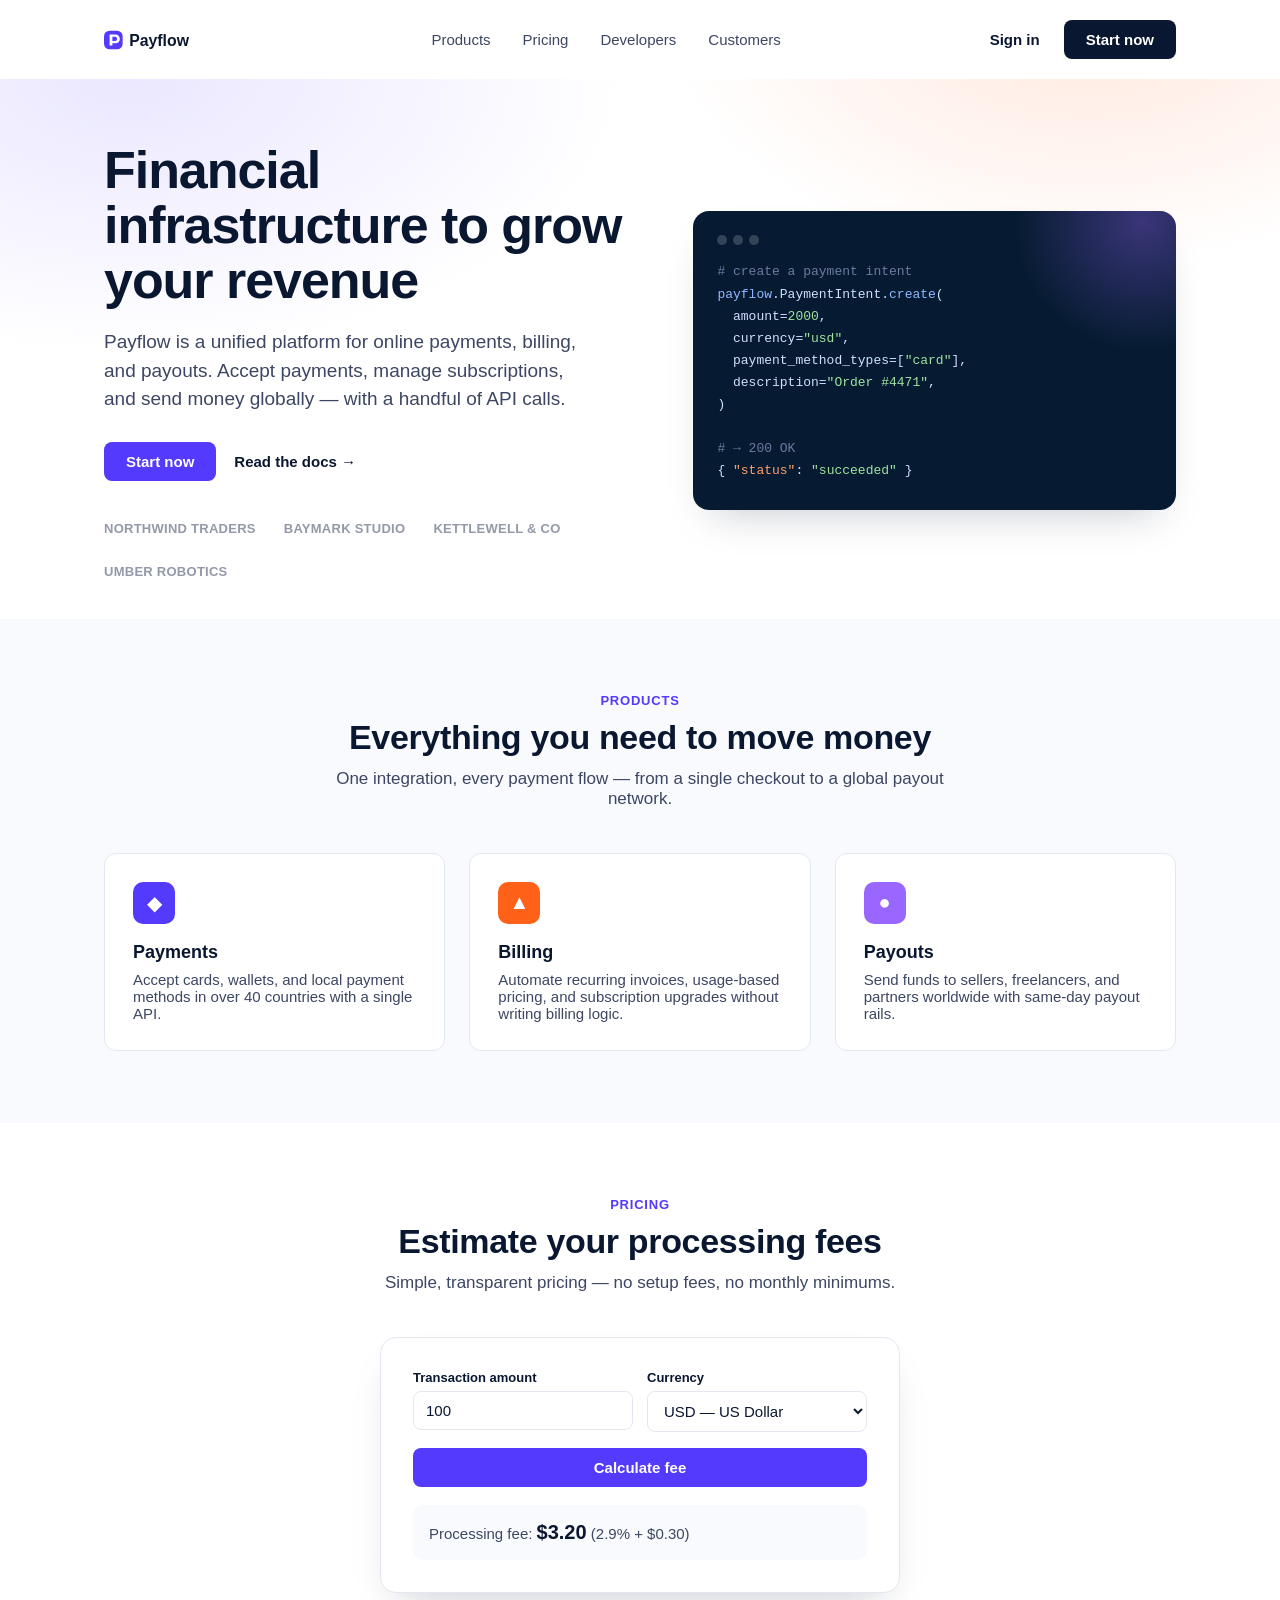
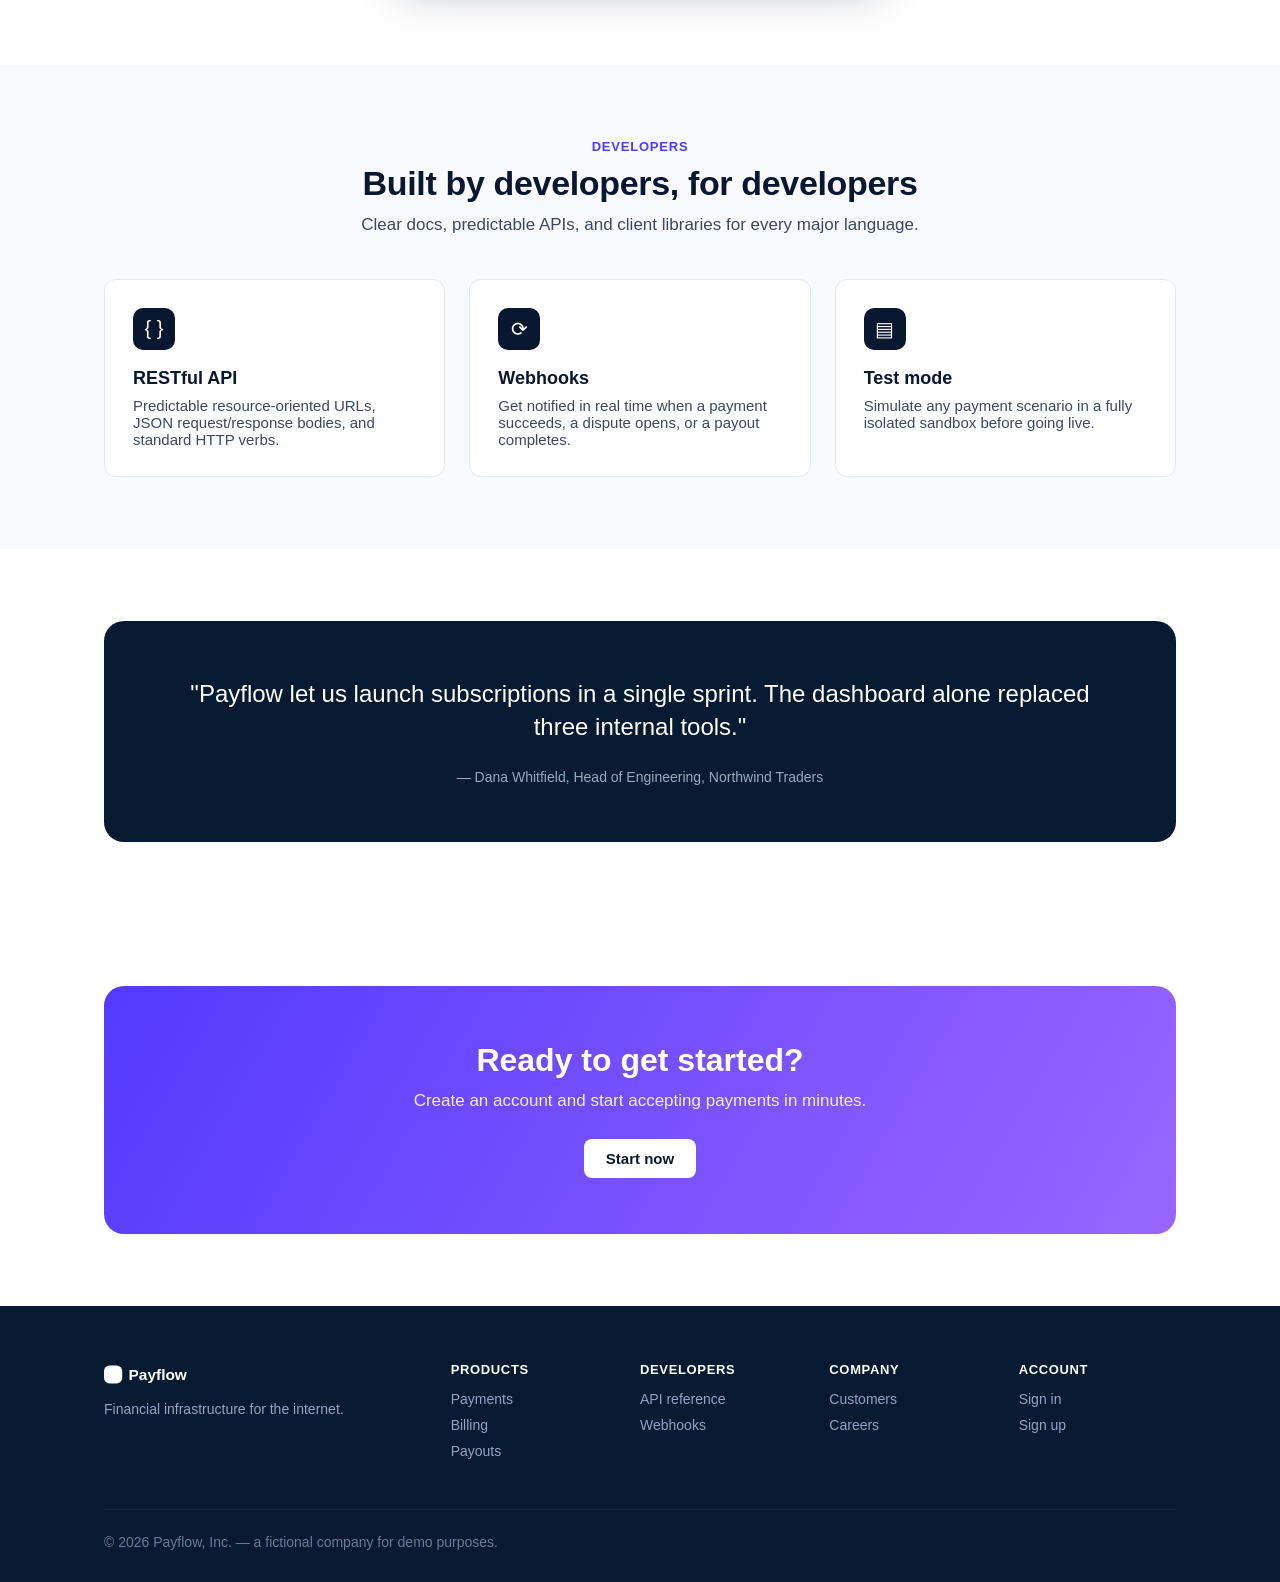
<file: frontend/site/index.html>
<!doctype html>
<html lang="en">
<head>
<script src="js/rum.js"></script>
<meta charset="utf-8">
<meta name="viewport" content="width=device-width, initial-scale=1">
<title>Payflow — Payments infrastructure for the internet</title>
<link rel="icon" href="img/logo.svg">
<link rel="stylesheet" href="css/main.css">
</head>
<body>

<header class="container">
  <nav class="nav">
    <a href="index.html"><img src="img/logo.svg" alt="Payflow" height="26"></a>
    <div class="nav__links">
      <a href="index.html#products">Products</a>
      <a href="index.html#pricing">Pricing</a>
      <a href="index.html#developers">Developers</a>
      <a href="index.html#customers">Customers</a>
    </div>
    <div class="nav__cta">
      <a class="btn btn--ghost" href="login.html">Sign in</a>
      <a class="btn btn--primary" href="signup.html">Start now</a>
    </div>
  </nav>
</header>

<section class="hero">
  <div class="container hero__grid">
    <div>
      <h1>Financial infrastructure to grow your revenue</h1>
      <p class="lead">Payflow is a unified platform for online payments, billing, and payouts. Accept payments, manage subscriptions, and send money globally — with a handful of API calls.</p>
      <div class="hero__actions">
        <a class="btn btn--accent" href="signup.html">Start now</a>
        <a class="btn btn--ghost" href="index.html#developers">Read the docs →</a>
      </div>
      <div class="hero__logos">
        <span>Northwind Traders</span>
        <span>Baymark Studio</span>
        <span>Kettlewell &amp; Co</span>
        <span>Umber Robotics</span>
      </div>
    </div>
    <div class="code-card">
      <div class="code-card__dots"><span></span><span></span><span></span></div>
      <div><span class="cm"># create a payment intent</span></div>
      <div><span class="fn">payflow</span>.PaymentIntent.<span class="fn">create</span>(</div>
      <div>&nbsp;&nbsp;amount=<span class="str">2000</span>,</div>
      <div>&nbsp;&nbsp;currency=<span class="str">"usd"</span>,</div>
      <div>&nbsp;&nbsp;payment_method_types=[<span class="str">"card"</span>],</div>
      <div>&nbsp;&nbsp;description=<span class="str">"Order #4471"</span>,</div>
      <div>)</div>
      <br>
      <div><span class="cm"># → 200 OK</span></div>
      <div>{ <span class="kw">"status"</span>: <span class="str">"succeeded"</span> }</div>
    </div>
  </div>
</section>

<section id="products" class="section--mist">
  <div class="container">
    <div class="section-head">
      <span class="eyebrow">Products</span>
      <h2>Everything you need to move money</h2>
      <p>One integration, every payment flow — from a single checkout to a global payout network.</p>
    </div>
    <div class="features">
      <div class="feature-card">
        <div class="feature-card__icon" style="background:var(--violet)">◆</div>
        <h3>Payments</h3>
        <p>Accept cards, wallets, and local payment methods in over 40 countries with a single API.</p>
      </div>
      <div class="feature-card">
        <div class="feature-card__icon" style="background:var(--coral)">▲</div>
        <h3>Billing</h3>
        <p>Automate recurring invoices, usage-based pricing, and subscription upgrades without writing billing logic.</p>
      </div>
      <div class="feature-card">
        <div class="feature-card__icon" style="background:var(--orchid)">●</div>
        <h3>Payouts</h3>
        <p>Send funds to sellers, freelancers, and partners worldwide with same-day payout rails.</p>
      </div>
    </div>
  </div>
</section>

<section id="pricing">
  <div class="container">
    <div class="section-head">
      <span class="eyebrow">Pricing</span>
      <h2>Estimate your processing fees</h2>
      <p>Simple, transparent pricing — no setup fees, no monthly minimums.</p>
    </div>
    <div class="calc-card">
      <div class="calc-row">
        <div class="calc-field">
          <label for="calc-amount">Transaction amount</label>
          <input type="number" id="calc-amount" value="100" min="0" step="0.01">
        </div>
        <div class="calc-field">
          <label for="calc-currency">Currency</label>
          <select id="calc-currency">
            <option value="usd">USD — US Dollar</option>
            <option value="eur">EUR — Euro</option>
            <option value="gbp">GBP — British Pound</option>
            <option value="jpy">JPY — Japanese Yen</option>
            <option value="xyz">Other / unlisted currency</option>
          </select>
        </div>
      </div>
      <button class="btn btn--accent btn--block" id="calc-btn">Calculate fee</button>
      <div class="calc-result" id="calc-result">
        Processing fee: <strong id="calc-fee-value">$3.20</strong> (2.9% + $0.30)
      </div>
      <div class="calc-error" id="calc-error">Something went wrong estimating that fee. Please try a supported currency.</div>
    </div>
  </div>
</section>

<section id="developers" class="section--mist">
  <div class="container">
    <div class="section-head">
      <span class="eyebrow">Developers</span>
      <h2>Built by developers, for developers</h2>
      <p>Clear docs, predictable APIs, and client libraries for every major language.</p>
    </div>
    <div class="features">
      <div class="feature-card">
        <div class="feature-card__icon" style="background:var(--ink)">{ }</div>
        <h3>RESTful API</h3>
        <p>Predictable resource-oriented URLs, JSON request/response bodies, and standard HTTP verbs.</p>
      </div>
      <div class="feature-card">
        <div class="feature-card__icon" style="background:var(--ink)">⟳</div>
        <h3>Webhooks</h3>
        <p>Get notified in real time when a payment succeeds, a dispute opens, or a payout completes.</p>
      </div>
      <div class="feature-card">
        <div class="feature-card__icon" style="background:var(--ink)">▤</div>
        <h3>Test mode</h3>
        <p>Simulate any payment scenario in a fully isolated sandbox before going live.</p>
      </div>
    </div>
  </div>
</section>

<section id="customers">
  <div class="container">
    <div class="testimonial">
      <blockquote>"Payflow let us launch subscriptions in a single sprint. The dashboard alone replaced three internal tools."</blockquote>
      <cite>— Dana Whitfield, Head of Engineering, Northwind Traders</cite>
    </div>
  </div>
</section>

<section>
  <div class="container">
    <div class="cta-band">
      <h2>Ready to get started?</h2>
      <p>Create an account and start accepting payments in minutes.</p>
      <a class="btn btn--primary" href="signup.html">Start now</a>
    </div>
  </div>
</section>

<footer class="footer">
  <div class="container">
    <div class="footer__grid">
      <div class="footer__col">
        <img src="img/logo.svg" alt="Payflow" style="filter:brightness(0) invert(1); width:120px; margin-bottom:12px;">
        <p>Financial infrastructure for the internet.</p>
      </div>
      <div class="footer__col">
        <h4>Products</h4>
        <a href="index.html#products">Payments</a>
        <a href="index.html#products">Billing</a>
        <a href="index.html#products">Payouts</a>
      </div>
      <div class="footer__col">
        <h4>Developers</h4>
        <a href="index.html#developers">API reference</a>
        <a href="index.html#developers">Webhooks</a>
      </div>
      <div class="footer__col">
        <h4>Company</h4>
        <a href="index.html#customers">Customers</a>
        <a href="signup.html">Careers</a>
      </div>
      <div class="footer__col">
        <h4>Account</h4>
        <a href="login.html">Sign in</a>
        <a href="signup.html">Sign up</a>
      </div>
    </div>
    <div class="footer__bottom">
      <span>© 2026 Payflow, Inc. — a fictional company for demo purposes.</span>
    </div>
  </div>
</footer>

<script src="js/fee-calculator.js"></script>
</body>
</html>
</file>
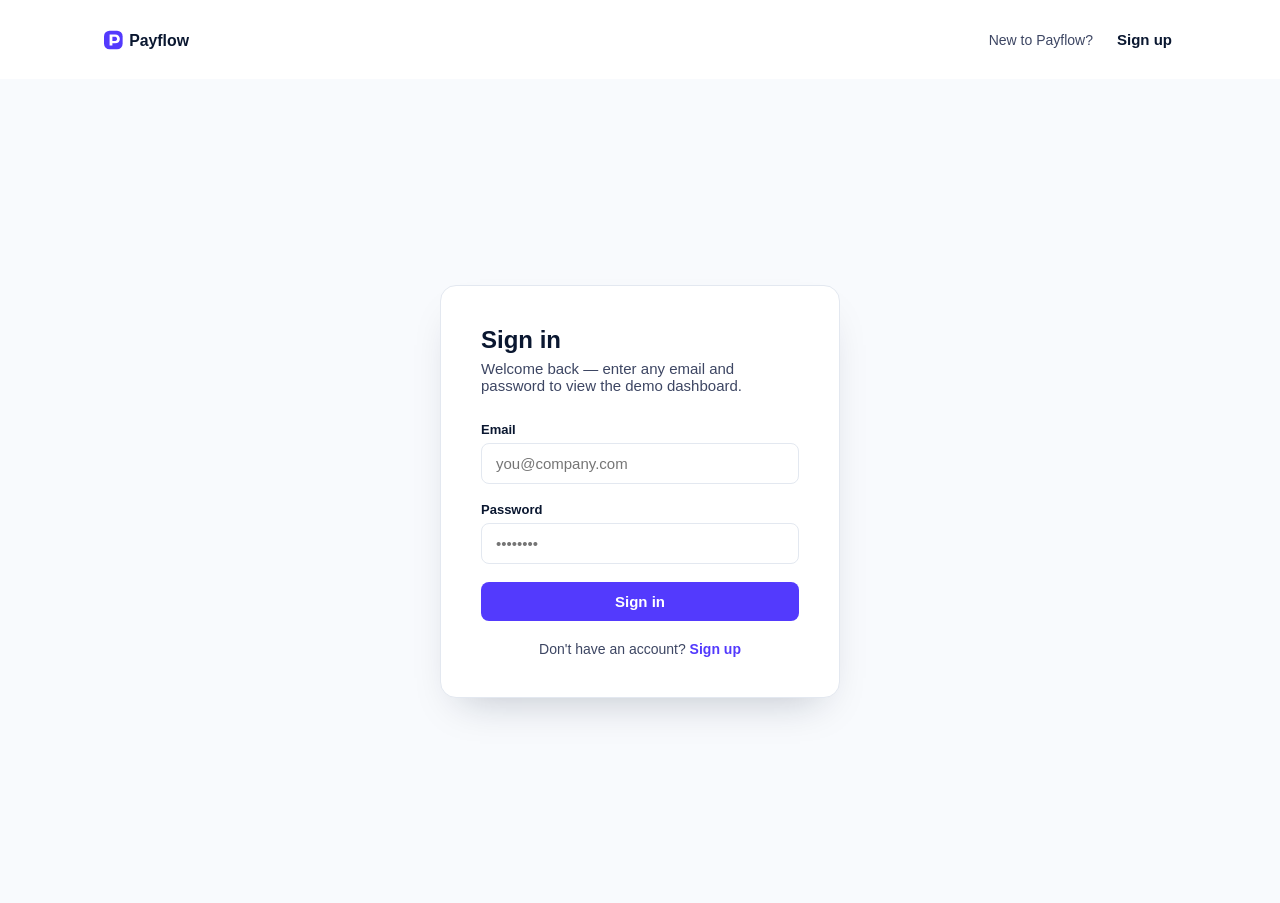
<file: frontend/site/login.html>
<!doctype html>
<html lang="en">
<head>
<script src="js/rum.js"></script>
<meta charset="utf-8">
<meta name="viewport" content="width=device-width, initial-scale=1">
<title>Sign in — Payflow</title>
<link rel="icon" href="img/logo.svg">
<link rel="stylesheet" href="css/main.css">
</head>
<body>
<header class="container">
  <nav class="nav">
    <a href="index.html"><img src="img/logo.svg" alt="Payflow" height="26"></a>
    <div class="nav__cta">
      <span style="font-size:14px;">New to Payflow?</span>
      <a class="btn btn--ghost" href="signup.html">Sign up</a>
    </div>
  </nav>
</header>

<div class="auth-wrap">
  <div class="auth-card">
    <h1>Sign in</h1>
    <p class="sub">Welcome back — enter any email and password to view the demo dashboard.</p>
    <div class="form-msg form-msg--err" id="msg-err">Invalid credentials. Please try again.</div>
    <form id="login-form">
      <div class="field">
        <label for="email">Email</label>
        <input type="email" id="email" placeholder="you@company.com" required>
      </div>
      <div class="field">
        <label for="password">Password</label>
        <input type="password" id="password" placeholder="••••••••" required>
      </div>
      <button type="submit" class="btn btn--accent btn--block">Sign in</button>
    </form>
    <div class="auth-foot">Don't have an account? <a href="signup.html" style="color:var(--violet); font-weight:600;">Sign up</a></div>
  </div>
</div>

<script src="js/auth.js"></script>
</body>
</html>
</file>
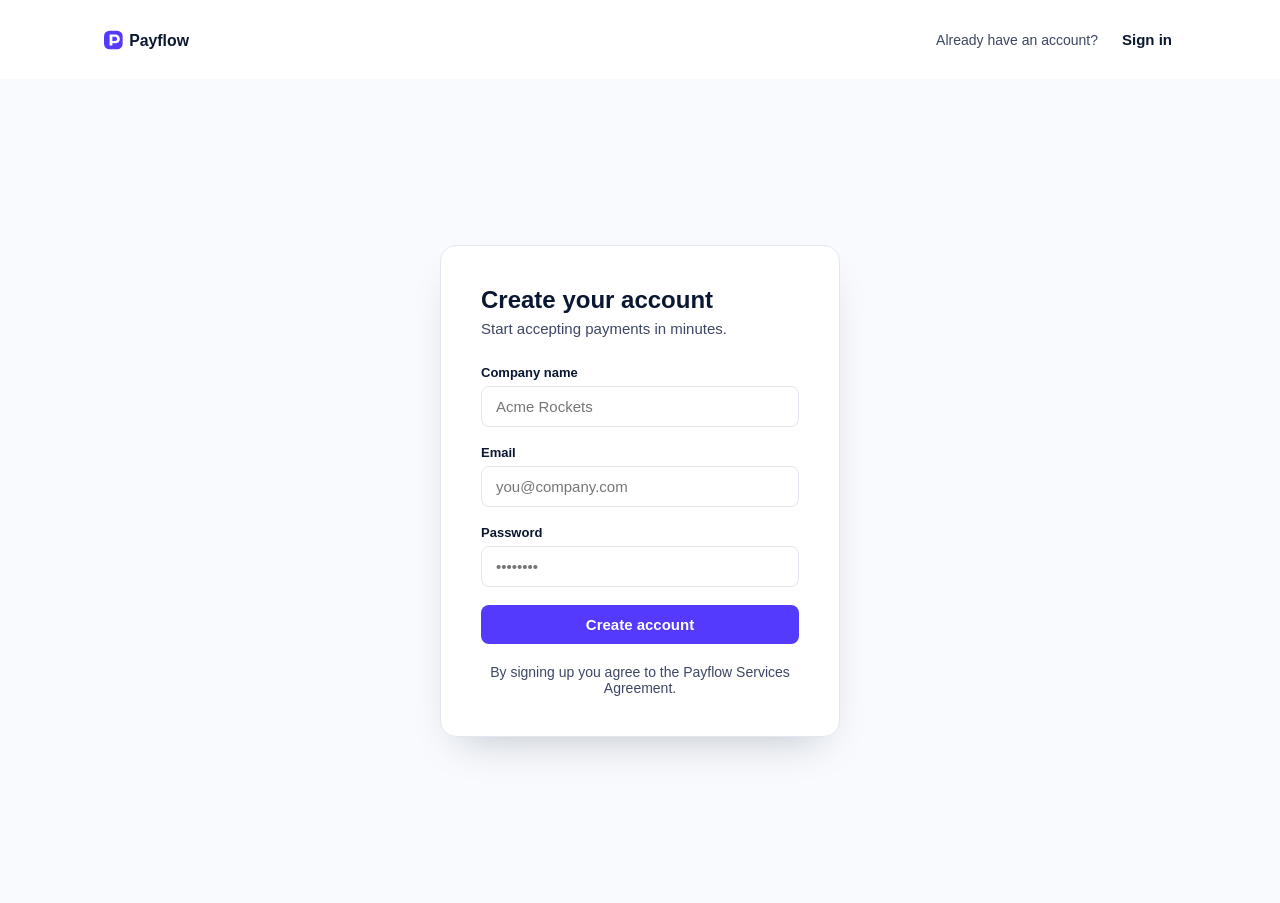
<file: frontend/site/signup.html>
<!doctype html>
<html lang="en">
<head>
<script src="js/rum.js"></script>
<meta charset="utf-8">
<meta name="viewport" content="width=device-width, initial-scale=1">
<title>Sign up — Payflow</title>
<link rel="icon" href="img/logo.svg">
<link rel="stylesheet" href="css/main.css">
</head>
<body>
<header class="container">
  <nav class="nav">
    <a href="index.html"><img src="img/logo.svg" alt="Payflow" height="26"></a>
    <div class="nav__cta">
      <span style="font-size:14px;">Already have an account?</span>
      <a class="btn btn--ghost" href="login.html">Sign in</a>
    </div>
  </nav>
</header>

<div class="auth-wrap">
  <div class="auth-card">
    <h1>Create your account</h1>
    <p class="sub">Start accepting payments in minutes.</p>
    <div class="form-msg form-msg--ok" id="msg-ok">Account created — redirecting to your dashboard…</div>
    <div class="form-msg form-msg--err" id="msg-err">Something went wrong. Please try again.</div>
    <form id="signup-form">
      <div class="field">
        <label for="company">Company name</label>
        <input type="text" id="company" placeholder="Acme Rockets" required>
      </div>
      <div class="field">
        <label for="email">Email</label>
        <input type="email" id="email" placeholder="you@company.com" required>
      </div>
      <div class="field">
        <label for="password">Password</label>
        <input type="password" id="password" placeholder="••••••••" required>
      </div>
      <button type="submit" class="btn btn--accent btn--block">Create account</button>
    </form>
    <div class="auth-foot">By signing up you agree to the Payflow Services Agreement.</div>
  </div>
</div>

<script src="js/auth.js"></script>
</body>
</html>
</file>
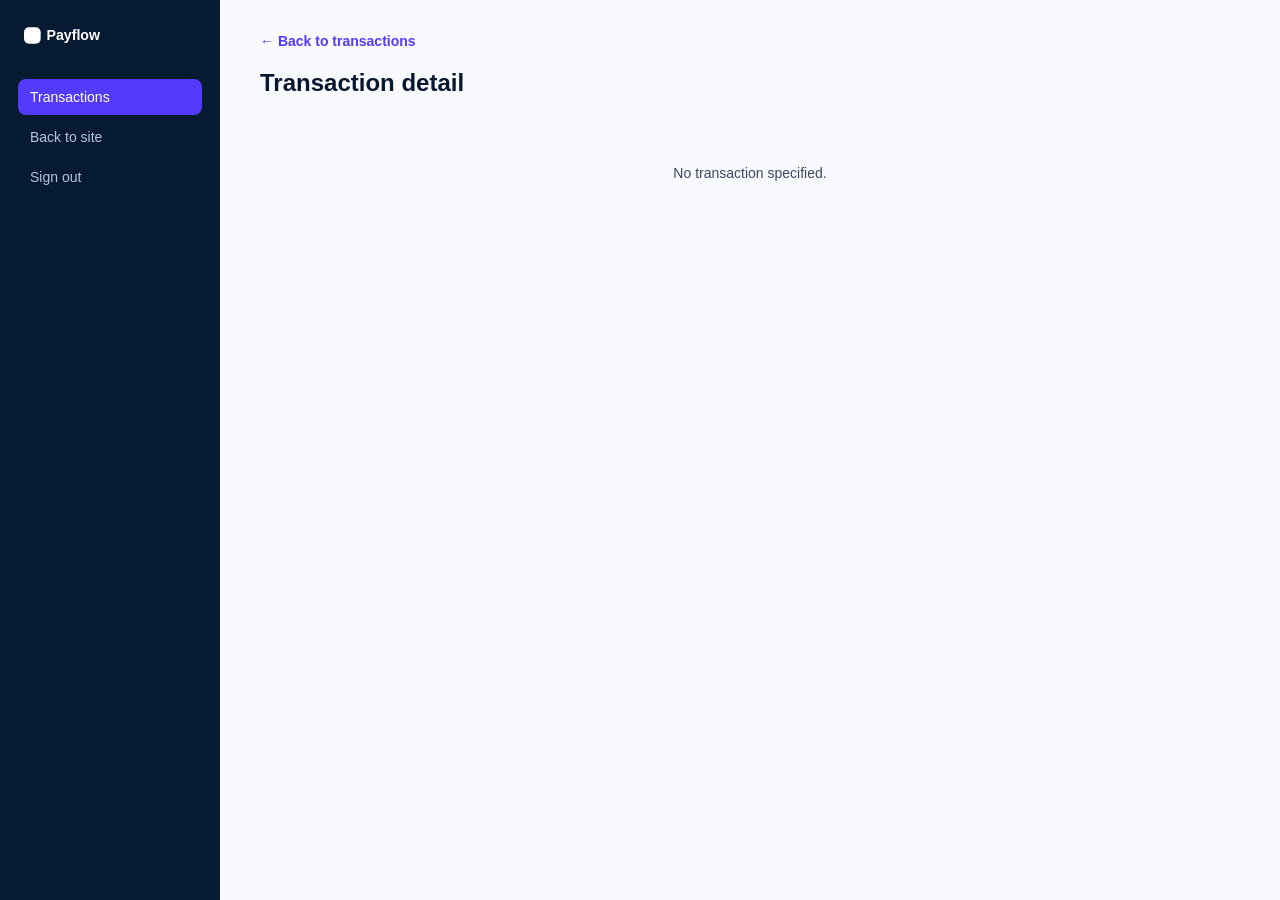
<file: frontend/site/transaction.html>
<!doctype html>
<html lang="en">
<head>
<script src="js/rum.js"></script>
<meta charset="utf-8">
<meta name="viewport" content="width=device-width, initial-scale=1">
<title>Transaction detail — Payflow</title>
<link rel="icon" href="img/logo.svg">
<link rel="stylesheet" href="css/main.css">
</head>
<body>
<div class="dash">
  <aside class="dash__sidebar">
    <div class="logo-mark"><img src="img/logo.svg" alt="Payflow"></div>
    <nav class="dash__nav">
      <a href="dashboard.html" class="active">Transactions</a>
      <a href="index.html">Back to site</a>
      <a href="login.html">Sign out</a>
    </nav>
  </aside>

  <main class="dash__main">
    <a href="dashboard.html" class="back-link">← Back to transactions</a>
    <div class="dash__header">
      <h1>Transaction detail</h1>
    </div>
    <div id="txn-detail-wrap">
      <div class="dash__loading">Loading transaction…</div>
    </div>
  </main>
</div>

<script src="js/transaction.js"></script>
</body>
</html>
</file>
<file: frontend/site/css/main.css>
:root {
  --violet: #533afd;
  --violet-dark: #4128d8;
  --orchid: #9966ff;
  --coral: #ff6118;
  --navy: #0a1730;
  --navy-deep: #061b31;
  --ink: #0a1730;
  --body: #3d4663;
  --mist: #f6f9fc;
  --mist-2: #f8fafd;
  --line: #e3e8f0;
  --white: #ffffff;
  --radius: 12px;
  --shadow: 0 20px 40px -20px rgba(10, 23, 48, 0.25);
  --font: -apple-system, BlinkMacSystemFont, "SF Pro Display", "Segoe UI", Helvetica, Arial, sans-serif;
  --mono: "SF Mono", SFMono-Regular, ui-monospace, Menlo, Consolas, monospace;
}

* { box-sizing: border-box; }

html, body {
  margin: 0;
  padding: 0;
  font-family: var(--font);
  color: var(--body);
  background: var(--white);
  -webkit-font-smoothing: antialiased;
}

a { color: inherit; text-decoration: none; }
img { max-width: 100%; display: block; }

.container {
  max-width: 1120px;
  margin: 0 auto;
  padding: 0 24px;
}

/* ---- Nav ---- */

.nav {
  display: flex;
  align-items: center;
  justify-content: space-between;
  padding: 20px 0;
}

.nav__links {
  display: flex;
  align-items: center;
  gap: 32px;
  font-size: 15px;
  font-weight: 500;
}

.nav__links a { color: var(--body); }
.nav__links a:hover { color: var(--ink); }

.nav__cta {
  display: flex;
  align-items: center;
  gap: 20px;
}

.btn {
  display: inline-flex;
  align-items: center;
  justify-content: center;
  padding: 11px 22px;
  border-radius: 8px;
  font-size: 15px;
  font-weight: 600;
  border: none;
  cursor: pointer;
  transition: transform 0.15s ease, box-shadow 0.15s ease;
}

.btn--primary {
  background: var(--ink);
  color: var(--white);
}
.btn--primary:hover { box-shadow: 0 8px 20px -6px rgba(10,23,48,0.5); }

.btn--accent {
  background: var(--violet);
  color: var(--white);
}
.btn--accent:hover { box-shadow: 0 8px 20px -6px rgba(83,58,253,0.55); }

.btn--ghost {
  background: transparent;
  color: var(--ink);
  padding: 11px 4px;
}

.btn--block { width: 100%; }

/* ---- Hero ---- */

.hero {
  padding: 64px 0 40px;
  background:
    radial-gradient(700px 400px at 85% -10%, rgba(255,97,24,0.14), transparent 60%),
    radial-gradient(900px 500px at 10% 0%, rgba(83,58,253,0.12), transparent 55%),
    var(--white);
}

.hero__grid {
  display: grid;
  grid-template-columns: 1.05fr 0.95fr;
  gap: 56px;
  align-items: center;
}

.hero h1 {
  font-size: 52px;
  line-height: 1.06;
  letter-spacing: -0.02em;
  color: var(--ink);
  margin: 0 0 20px;
}

.hero p.lead {
  font-size: 19px;
  line-height: 1.5;
  color: var(--body);
  max-width: 480px;
  margin: 0 0 28px;
}

.hero__actions { display: flex; gap: 14px; margin-bottom: 40px; }

.hero__logos {
  display: flex;
  align-items: center;
  gap: 28px;
  flex-wrap: wrap;
  opacity: 0.55;
  font-weight: 600;
  font-size: 13px;
  letter-spacing: 0.02em;
  text-transform: uppercase;
}

/* code panel graphic */

.code-card {
  background: var(--navy-deep);
  border-radius: 16px;
  padding: 24px 24px 28px;
  box-shadow: var(--shadow);
  color: #cfe0ff;
  font-family: var(--mono);
  font-size: 13px;
  line-height: 1.7;
  position: relative;
  overflow: hidden;
}

.code-card::before {
  content: "";
  position: absolute;
  inset: -40% -20% auto auto;
  width: 260px;
  height: 260px;
  background: radial-gradient(circle, rgba(153,102,255,0.35), transparent 70%);
}

.code-card__dots { display: flex; gap: 6px; margin-bottom: 16px; }
.code-card__dots span {
  width: 10px; height: 10px; border-radius: 50%; background: rgba(255,255,255,0.18);
}

.code-card .kw { color: #ff9f6b; }
.code-card .str { color: #9fe3a0; }
.code-card .fn { color: #8fb8ff; }
.code-card .cm { color: #6b7aa1; }

/* ---- Sections ---- */

section { padding: 72px 0; }
.section--tight { padding: 48px 0; }
.section--mist { background: var(--mist-2); }

.section-head { max-width: 620px; margin: 0 auto 44px; text-align: center; }
.section-head h2 {
  font-size: 34px;
  letter-spacing: -0.01em;
  color: var(--ink);
  margin: 0 0 12px;
}
.section-head p { font-size: 17px; margin: 0; }
.eyebrow {
  display: inline-block;
  font-size: 13px;
  font-weight: 700;
  letter-spacing: 0.06em;
  text-transform: uppercase;
  color: var(--violet);
  margin-bottom: 10px;
}

.features {
  display: grid;
  grid-template-columns: repeat(3, 1fr);
  gap: 24px;
}

.feature-card {
  background: var(--white);
  border: 1px solid var(--line);
  border-radius: var(--radius);
  padding: 28px;
}

.feature-card__icon {
  width: 42px;
  height: 42px;
  border-radius: 10px;
  display: flex;
  align-items: center;
  justify-content: center;
  margin-bottom: 18px;
  font-size: 20px;
  color: var(--white);
}

.feature-card h3 { font-size: 18px; color: var(--ink); margin: 0 0 8px; }
.feature-card p { font-size: 15px; margin: 0; }

/* fee calculator */

.calc-card {
  background: var(--white);
  border: 1px solid var(--line);
  border-radius: 16px;
  box-shadow: var(--shadow);
  padding: 32px;
  max-width: 520px;
  margin: 0 auto;
}

.calc-row { display: flex; gap: 14px; margin-bottom: 16px; }
.calc-field { flex: 1; }
.calc-field label {
  display: block;
  font-size: 13px;
  font-weight: 600;
  color: var(--ink);
  margin-bottom: 6px;
}
.calc-field input, .calc-field select {
  width: 100%;
  padding: 10px 12px;
  border-radius: 8px;
  border: 1px solid var(--line);
  font-size: 15px;
  font-family: var(--font);
  background: var(--white);
  color: var(--ink);
}
.calc-result {
  margin-top: 18px;
  padding: 16px;
  background: var(--mist-2);
  border-radius: 10px;
  font-size: 15px;
}
.calc-result strong { color: var(--ink); font-size: 20px; }
.calc-error {
  margin-top: 12px;
  font-size: 13px;
  color: #b3261e;
  display: none;
}

/* testimonial */

.testimonial {
  background: var(--navy-deep);
  border-radius: 20px;
  padding: 56px;
  color: #dbe4f7;
  text-align: center;
}
.testimonial blockquote {
  font-size: 24px;
  line-height: 1.4;
  margin: 0 0 24px;
  color: var(--white);
  font-weight: 500;
}
.testimonial cite { font-style: normal; font-size: 14px; opacity: 0.7; }

/* final cta */

.cta-band {
  background: linear-gradient(120deg, var(--violet), var(--orchid));
  border-radius: 20px;
  padding: 56px;
  text-align: center;
  color: var(--white);
}
.cta-band h2 { font-size: 32px; margin: 0 0 12px; }
.cta-band p { margin: 0 0 28px; opacity: 0.9; font-size: 17px; }
.cta-band .btn--primary { background: var(--white); color: var(--ink); }

/* ---- Footer ---- */

.footer {
  background: var(--navy-deep);
  color: #93a3c4;
  padding: 56px 0 32px;
  font-size: 14px;
}
.footer__grid {
  display: grid;
  grid-template-columns: 2fr repeat(4, 1fr);
  gap: 32px;
  margin-bottom: 40px;
}
.footer__col h4 {
  color: var(--white);
  font-size: 13px;
  margin: 0 0 14px;
  text-transform: uppercase;
  letter-spacing: 0.05em;
}
.footer__col a { display: block; margin-bottom: 10px; color: #93a3c4; }
.footer__col a:hover { color: var(--white); }
.footer__bottom {
  border-top: 1px solid rgba(255,255,255,0.08);
  padding-top: 24px;
  display: flex;
  justify-content: space-between;
  opacity: 0.7;
}

/* ---- Auth pages ---- */

.auth-wrap {
  min-height: calc(100vh - 76px);
  display: flex;
  align-items: center;
  justify-content: center;
  background: var(--mist-2);
  padding: 40px 20px;
}
.auth-card {
  background: var(--white);
  border: 1px solid var(--line);
  border-radius: 16px;
  box-shadow: var(--shadow);
  padding: 40px;
  width: 100%;
  max-width: 400px;
}
.auth-card h1 { font-size: 24px; color: var(--ink); margin: 0 0 6px; }
.auth-card p.sub { font-size: 15px; margin: 0 0 28px; }
.field { margin-bottom: 18px; }
.field label { display: block; font-size: 13px; font-weight: 600; color: var(--ink); margin-bottom: 6px; }
.field input {
  width: 100%;
  padding: 11px 14px;
  border-radius: 8px;
  border: 1px solid var(--line);
  font-size: 15px;
  font-family: var(--font);
}
.field input:focus { outline: 2px solid var(--violet); outline-offset: 1px; }
.auth-foot { margin-top: 20px; font-size: 14px; text-align: center; }
.form-msg {
  font-size: 14px;
  padding: 10px 14px;
  border-radius: 8px;
  margin-bottom: 18px;
  display: none;
}
.form-msg--ok { background: #e9f9ee; color: #1e7d3a; }
.form-msg--err { background: #fdecea; color: #b3261e; }

/* ---- Dashboard ---- */

.dash {
  display: grid;
  grid-template-columns: 220px 1fr;
  min-height: calc(100vh - 0px);
}
.dash__sidebar {
  background: var(--navy-deep);
  color: #b7c3e0;
  padding: 24px 18px;
}
.dash__sidebar .logo-mark { display: flex; align-items: center; gap: 10px; margin-bottom: 32px; padding: 0 6px; }
.dash__sidebar .logo-mark img { filter: brightness(0) invert(1); width: 110px; }
.dash__nav a {
  display: flex;
  align-items: center;
  gap: 10px;
  padding: 10px 12px;
  border-radius: 8px;
  font-size: 14px;
  font-weight: 500;
  margin-bottom: 4px;
}
.dash__nav a:hover { background: rgba(255,255,255,0.06); color: var(--white); }
.dash__nav a.active { background: var(--violet); color: var(--white); }

.dash__main { padding: 32px 40px; background: var(--mist-2); }
.dash__header {
  display: flex;
  justify-content: space-between;
  align-items: center;
  margin-bottom: 28px;
}
.dash__header h1 { font-size: 24px; color: var(--ink); margin: 0; }

.metric-cards {
  display: grid;
  grid-template-columns: repeat(4, 1fr);
  gap: 18px;
  margin-bottom: 28px;
}
.metric-card {
  background: var(--white);
  border: 1px solid var(--line);
  border-radius: 12px;
  padding: 20px;
}
.metric-card .label { font-size: 13px; color: var(--body); margin-bottom: 8px; }
.metric-card .value { font-size: 26px; font-weight: 700; color: var(--ink); font-family: var(--mono); }
.metric-card .trend { font-size: 13px; margin-top: 6px; }
.trend--up { color: #1e7d3a; }
.trend--down { color: #b3261e; }

.panel {
  background: var(--white);
  border: 1px solid var(--line);
  border-radius: 12px;
  overflow: hidden;
}
.panel__head {
  display: flex;
  justify-content: space-between;
  align-items: center;
  padding: 18px 20px;
  border-bottom: 1px solid var(--line);
  gap: 16px;
}
.panel__head h2 { font-size: 16px; margin: 0; color: var(--ink); }

.filter-row { display: flex; gap: 10px; align-items: center; }
.filter-row select, .filter-row input {
  padding: 8px 10px;
  border-radius: 7px;
  border: 1px solid var(--line);
  font-size: 13px;
  font-family: var(--font);
}

table.txn-table { width: 100%; border-collapse: collapse; font-size: 14px; }
table.txn-table th {
  text-align: left;
  font-size: 12px;
  text-transform: uppercase;
  letter-spacing: 0.04em;
  color: #7c88a8;
  padding: 10px 20px;
  border-bottom: 1px solid var(--line);
  background: var(--mist-2);
}
table.txn-table td {
  padding: 12px 20px;
  border-bottom: 1px solid var(--line);
  color: var(--body);
}
table.txn-table tr:last-child td { border-bottom: none; }
table.txn-table tr:hover td { background: var(--mist); }
table.txn-table a.txn-id { font-family: var(--mono); color: var(--violet); font-weight: 600; }

.pill {
  display: inline-flex;
  padding: 3px 10px;
  border-radius: 999px;
  font-size: 12px;
  font-weight: 600;
}
.pill--success { background: #e9f9ee; color: #1e7d3a; }
.pill--pending { background: #fff4e5; color: #a15c00; }
.pill--disputed { background: #fdecea; color: #b3261e; }

.dash__loading {
  padding: 40px;
  text-align: center;
  color: var(--body);
  font-size: 14px;
}

.detail-card {
  background: var(--white);
  border: 1px solid var(--line);
  border-radius: 12px;
  padding: 28px;
  max-width: 640px;
}
.detail-row {
  display: flex;
  justify-content: space-between;
  padding: 12px 0;
  border-bottom: 1px solid var(--line);
  font-size: 14px;
}
.detail-row:last-child { border-bottom: none; }
.detail-row .k { color: var(--body); }
.detail-row .v { color: var(--ink); font-weight: 600; font-family: var(--mono); }

.back-link { display: inline-block; margin-bottom: 20px; font-size: 14px; color: var(--violet); font-weight: 600; }

.error-banner {
  background: #fdecea;
  color: #7a1712;
  border: 1px solid #f3c2bd;
  border-radius: 10px;
  padding: 16px 20px;
  font-size: 14px;
  margin-bottom: 20px;
}

@media (max-width: 860px) {
  .hero__grid { grid-template-columns: 1fr; }
  .features { grid-template-columns: 1fr; }
  .footer__grid { grid-template-columns: 1fr 1fr; }
  .dash { grid-template-columns: 1fr; }
  .dash__sidebar { display: none; }
  .metric-cards { grid-template-columns: 1fr 1fr; }
}
</file>
